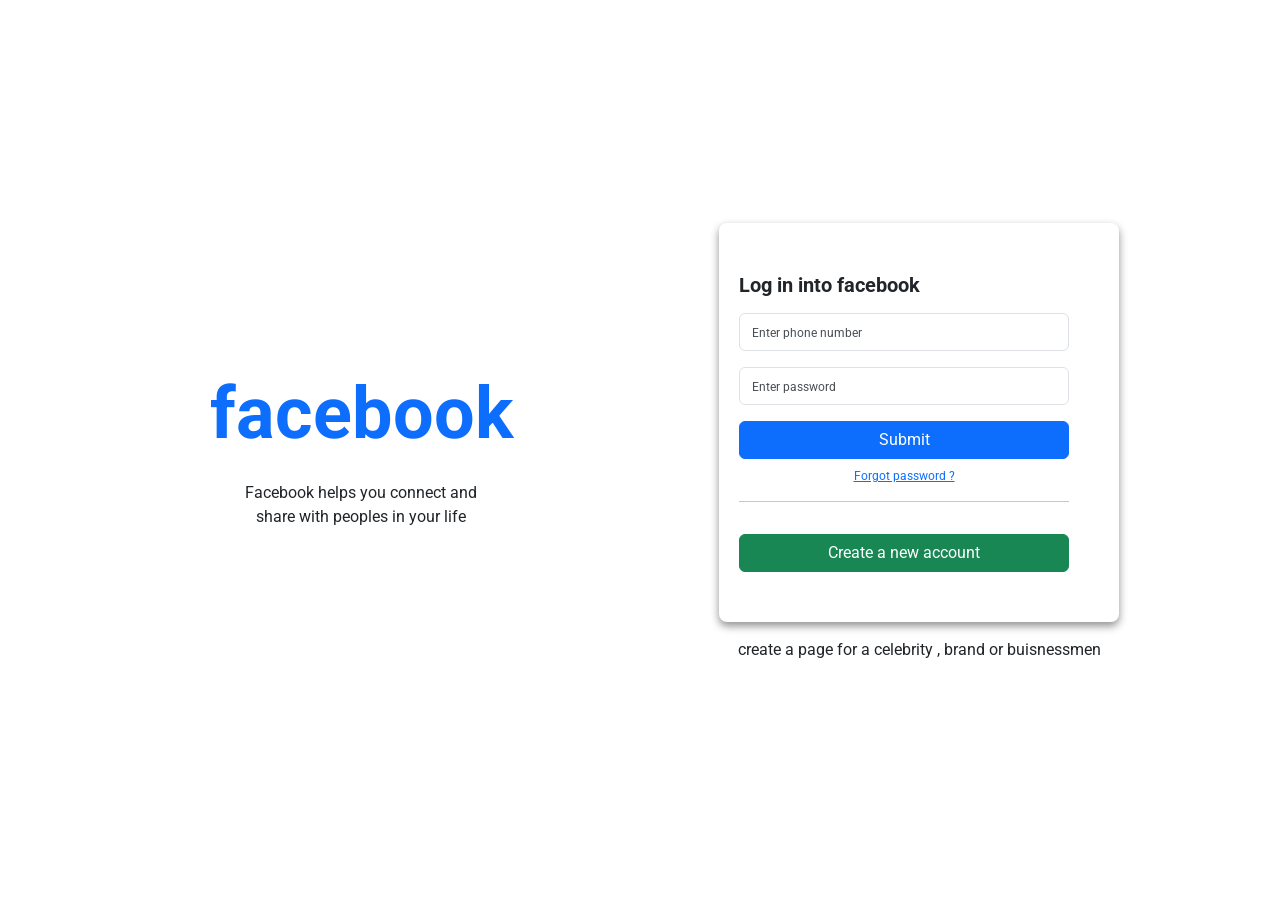
<file: facebookfront/index.html>
<!DOCTYPE html>
<html lang="en">
<head>
    <meta charset="UTF-8">
    <meta name="viewport" content="width=device-width, initial-scale=1.0">
    <title>Document</title>
    <link href="https://cdn.jsdelivr.net/npm/bootstrap@5.3.3/dist/css/bootstrap.min.css" rel="stylesheet" integrity="sha384-QWTKZyjpPEjISv5WaRU9OFeRpok6YctnYmDr5pNlyT2bRjXh0JMhjY6hW+ALEwIH" crossorigin="anonymous">
    <link href="https://fonts.googleapis.com/css2?family=Roboto:wght@400;700&display=swap" rel="stylesheet">
    <style>
        body{
            font-family: 'Roboto', sans-serif;
           
            
        }
        .form-container {
            box-shadow: 0 4px 8px rgba(0, 0, 0, 0.44);
            padding: 50px 50px 50px 20px;
            border-radius: 8px;
            width: 400px;
        }
       
       
  
        .form-control::placeholder {
            font-size: 12px;
            color: #494e52; 
        }
    </style>
</head>

<body class="d-flex align-items-center justify-content-center vh-100">
    <div class="row container align-items-center justify-content-center m-3">
        <div class="col-lg-6  bg-white align-items-center justify-content-center text-center ">
            <p class="display-2 m-0 text-primary fw-bold ">facebook</p><br>
            <p class="text-dark m-0 ">Facebook helps you connect and <br>share with peoples in your life</p>
        </div>
        
            <div class="col-lg-6  d-flex  flex-column align-items-center justify-content-center">
                <div class="form-container bg-white ">
                    <form>
                        <p class="h5 fw-bold ml-1 mb-3">Log in into facebook</p>
                        <div class="mb-3">
                          
                            <input type="tel" class="form-control" id="phone" placeholder="Enter phone number">
                        </div>
                        <div class="mb-3">
                            
                            <input type="password" class="form-control" id="password" placeholder="Enter password">
                        </div>
                        <button type="submit" class="btn btn-primary w-100">Submit</button>

                        <a href=""><p class="text-primary mt-2 text-center" style="font-size: 12px;">Forgot password ?</p></a>
                        <hr>

                        <button type="submit" class="btn btn-success w-100 mt-3">Create a new account</button>
                    </form>
                    
                </div>
                <p class="mt-3">create a page for a celebrity , brand or buisnessmen</p>
            
        </div>
    </div>
</body>
</html>
</file>
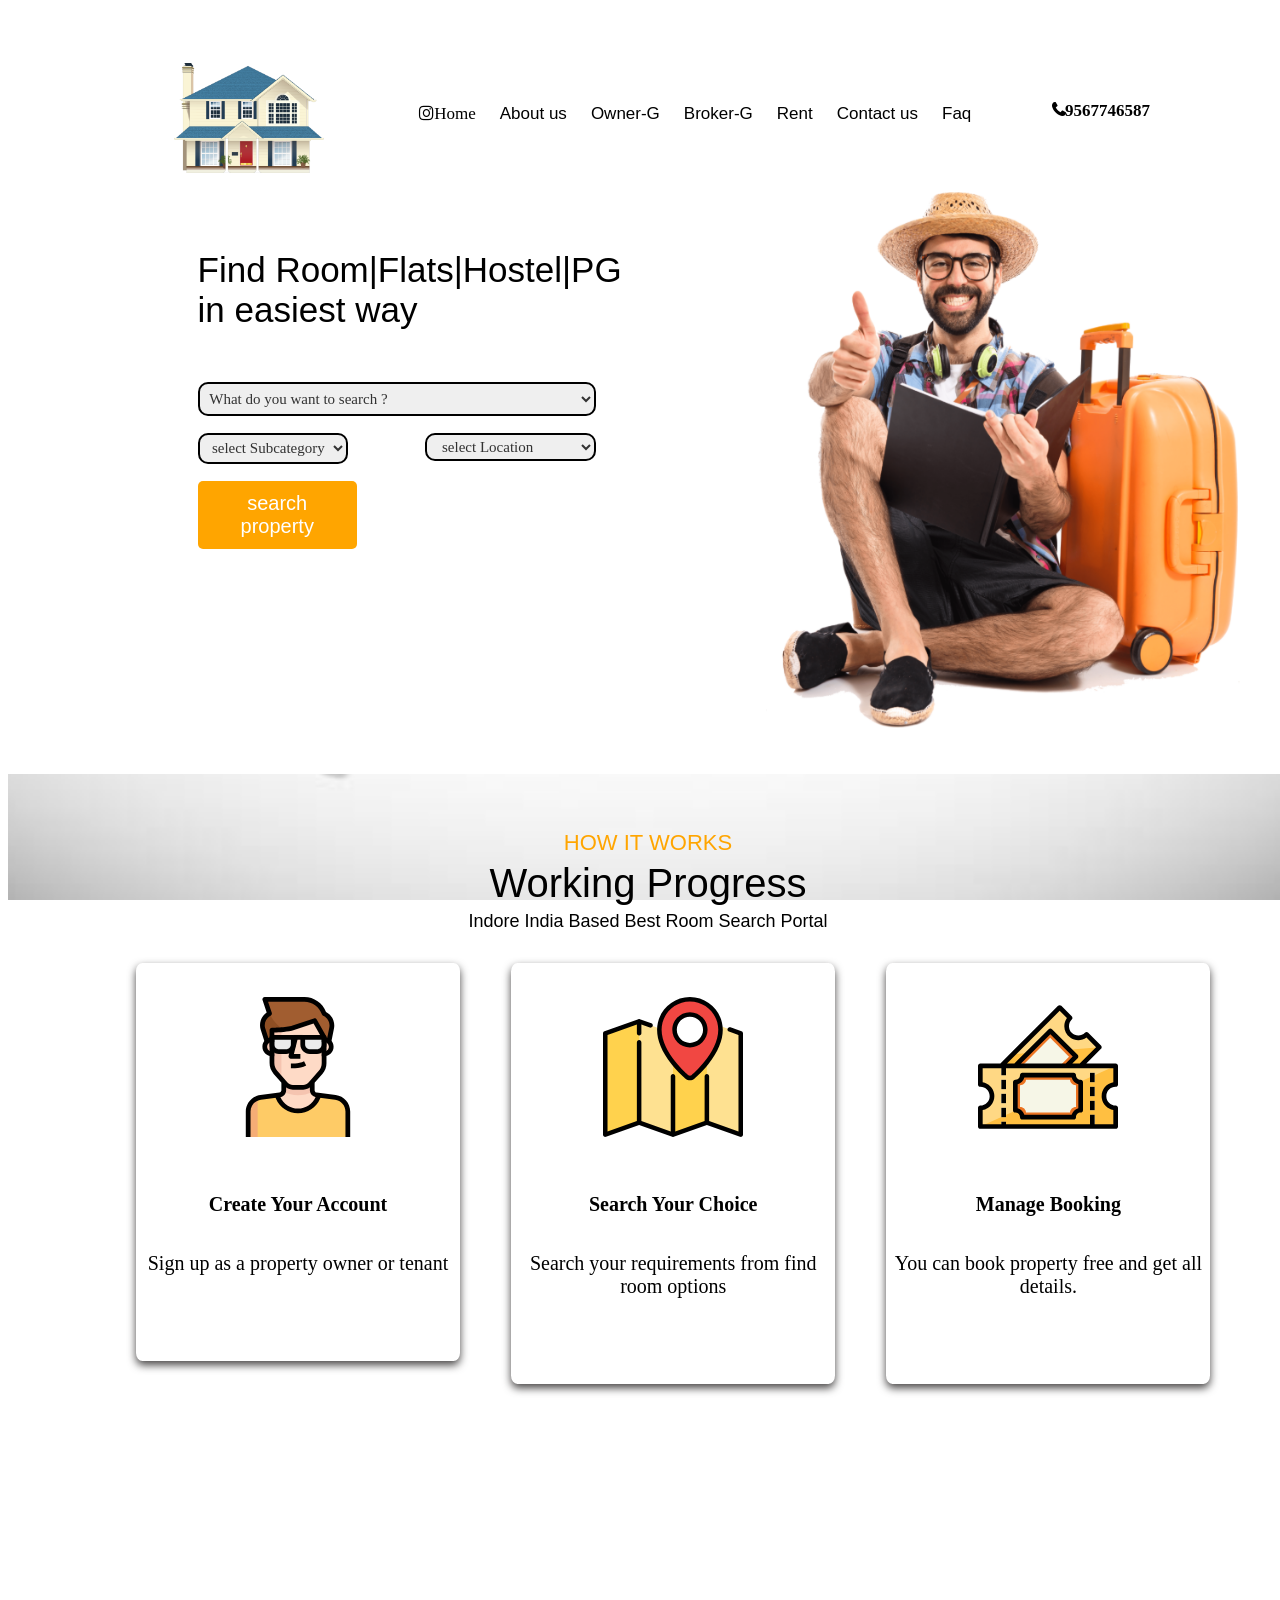
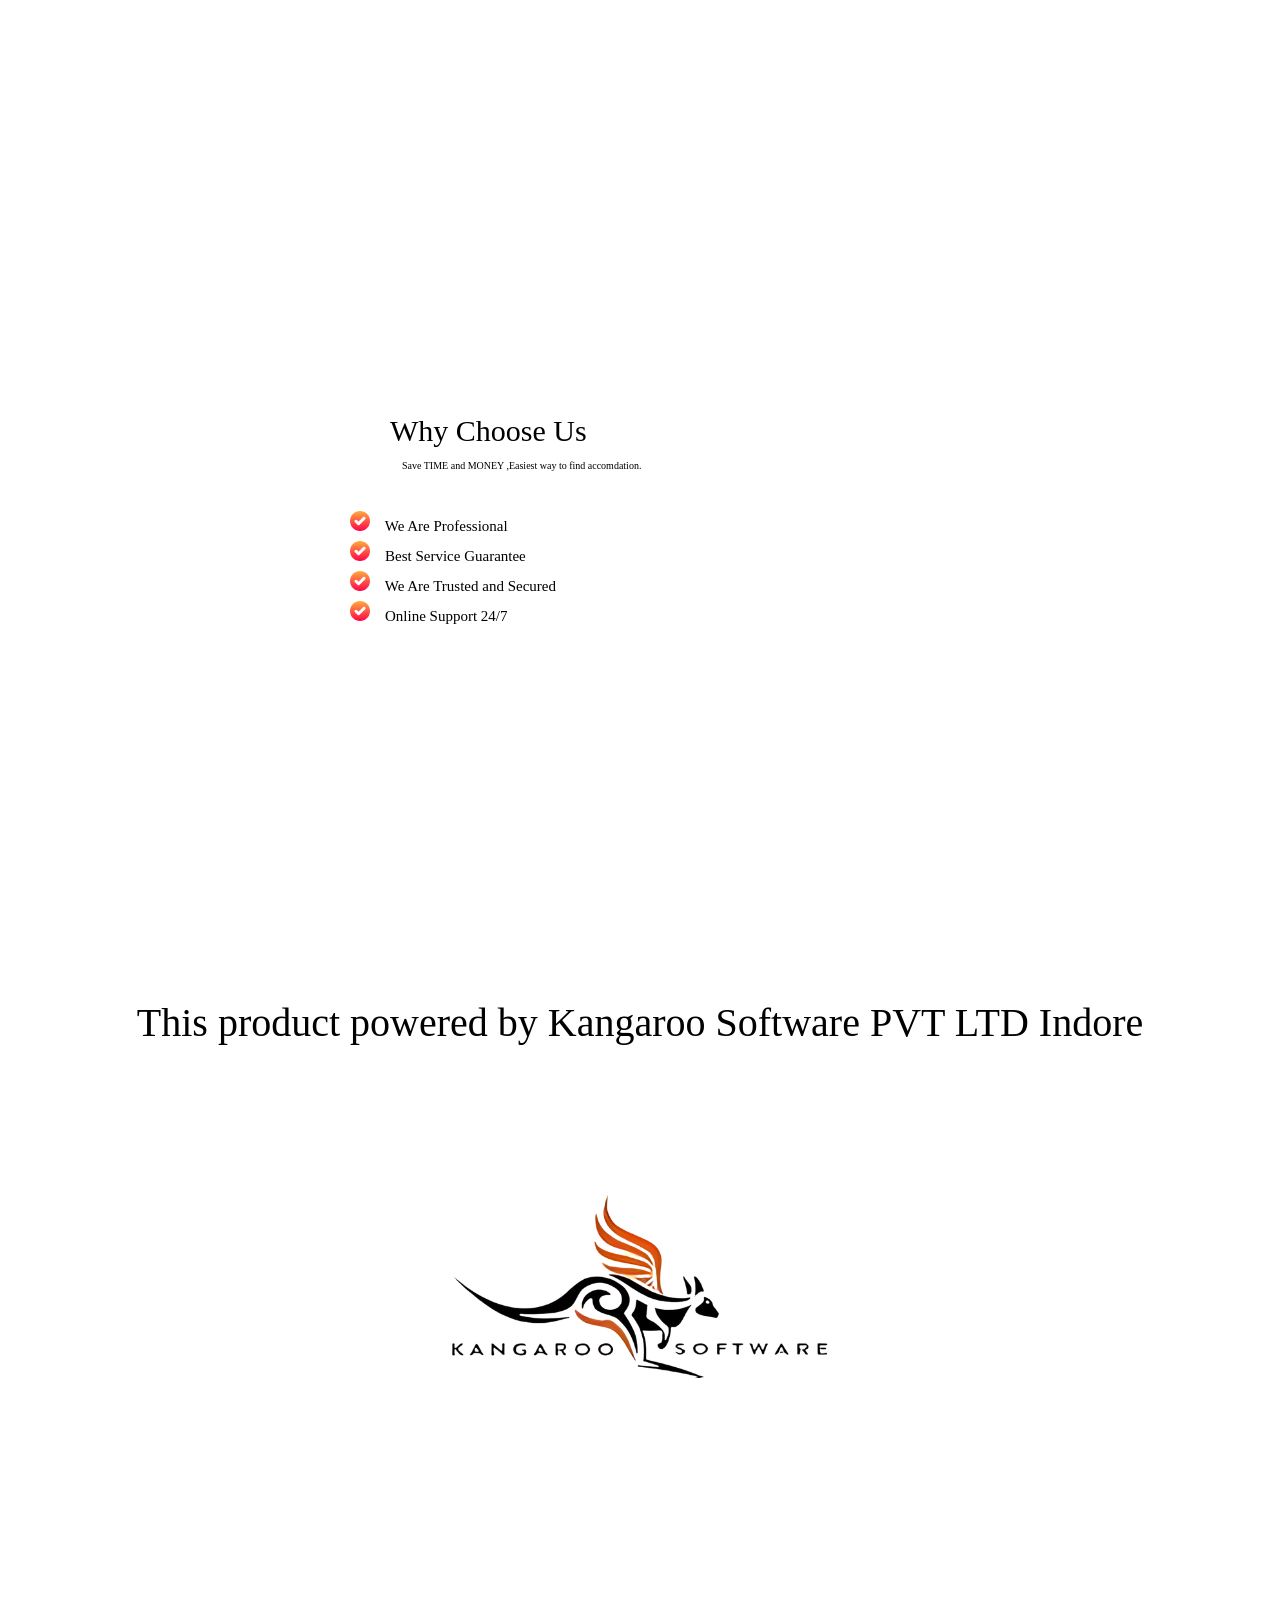
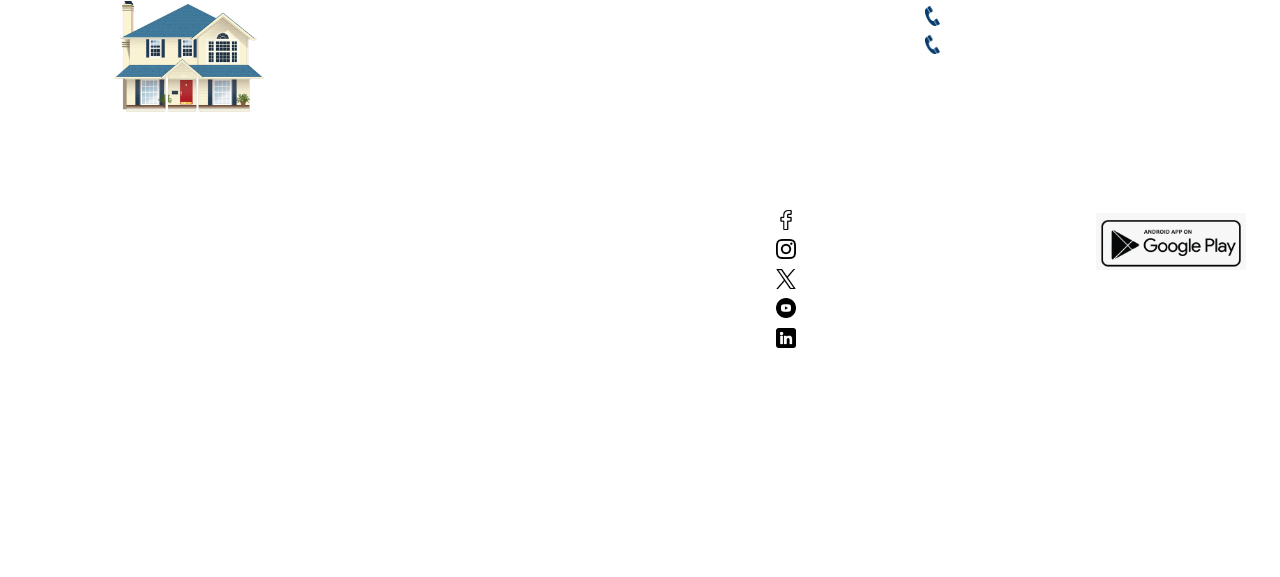
<file: css/roomrent.html>
<!DOCTYPE html>
<html lang="en">

<head>
    <meta charset="UTF-8">
    <meta name="viewport" content="width=device-width, initial-scale=1.0">
    <link rel="stylesheet" href="https://cdnjs.cloudflare.com/ajax/libs/font-awesome/4.7.0/css/font-awesome.min.css">
    <title>Rental Properties</title>

</head>
<style>
    .main2 {
        background-image: url(img/istockphoto-940404500-612x612.jpg);
        background-size: cover;
        background-repeat: no-repeat;
        background-position: center;
        background-attachment: fixed;
        height: 100vh;
        width: 100vw;

    }

    .div1 {
        padding-top: 4%;
        text-align: center;

    }

    .div1 p {
        font-family: 'Gill Sans', 'Gill Sans MT', Calibri, 'Trebuchet MS', sans-serif;
        margin: 5px;
    }

    .div2 {
        background-color: rgb(255, 255, 255);
        float: left;
        width: 25%;
        margin: 2%;
        text-align: center;
        border: 2px solid rgb(255, 255, 255);
        border-radius: 2%;
        box-shadow: 0 4px 8px 0 rgb(71, 69, 69);



    }

    .div2 img {
        width: 140px;
        padding-top: 10%;
    }

    .div2p1 {
        font-size: 20px;
        font-weight: bold;
        padding-top: 10%;
    }

    .div2p2 {
        font-size: 20px;
        padding-top: 5%;
        padding-bottom: 20%;
    }

    .main3 {
        background-image: url(img/pexels-fotoaibe-1571460.jpg);
        background-size: cover;
        background-repeat: no-repeat;
        background-position: center;
        height: 100vh;
        width: 100vw;
        display: flex;
        justify-content: center;
        align-items: center;
        text-align: center;

        background-attachment: fixed;

    }

    .main3 div {

        width: 600px;

        background-color: white;
        text-align: left;
        padding-top: 20px;
        padding-bottom: 20px;
        border: 2px solid white;
        border-radius: 10px;




    }

    .main3 div p {

        margin: 2%;
    }

    .main3 div div li {

        font-size: 15px;
        list-style-type: none;
        padding-top: 1%;

    }

    .main3 div div li img {
        width: 20px;


    }

    .main4 {
        text-align: center;
        margin: 0;

    }

    .main5 {
        background-image: url(img/home-interior-modern-dark-living-room-interior-black-empty-wall-mock-up-generative-ai-photo.jpeg);
        background-size: cover;
        background-repeat: no-repeat;
        background-position: center;
        /* height: 100vh; */
        width: 100vw;
        display: block;
        /* justify-content: space-evenly;  */
        /* align-items: center;  */
        /* text-align: center ; */

        background-attachment: fixed;
    }

    .main5 div {
        width: 100%;

        display: flex;
        justify-content: space-evenly;

        padding-top: 2%;




    }

    .main5 main {
        width: 100%;
        padding-left: 10%;
        padding-top: 3%;
        display: flex;
        justify-content: space-evenly;



    }

    .main5 main div {
        display: flex;
        flex-direction: column;
        gap: 5px;
        margin: 0;

    }

    .main5 main div p {
        font-weight: bold;
        color: white;
        font-size: 17px;
        margin: 0;

    }

    .main5 main div ul {
        list-style: none;
        padding: 0;


    }



    .main5 main div ul li {
        margin: 5px 0;
        color: white;
        text-decoration: underline;

    }
</style>

<body>

    <header style="margin: top 0px ; ">
        <div style="width: 25%; float: left;padding-right: 2%; padding-top: 55px; " align="Right">
            <img style="width: 150px;" src="img/house-1429409_1920.png" alt="log image">
        </div>
        <div style="width: 50%; float: left;padding-top: 80px;padding-bottom: 34px;">
            <ul align="center">
                <li
                    style="display: inline-block; padding-left: 20px; font-size: 17px; font-family:Verdana, Geneva, Tahoma, sans-serif;">
                    <a style="color: black; text-decoration: none; " href="http://" class="fa fa-instagram">Home</a>
                </li>
                <li
                    style="display: inline-block; padding-left: 20px; font-size: 17px; font-family:Verdana, Geneva, Tahoma, sans-serif;">
                    <a style="color: black; text-decoration: none; " href="http://">About us</a>
                </li>
                <li
                    style="display: inline-block; padding-left: 20px; font-size: 17px; font-family:Verdana, Geneva, Tahoma, sans-serif;">
                    <a style="color: black; text-decoration: none; " href="http://">Owner-G</a>
                </li>
                <li
                    style="display: inline-block; padding-left: 20px; font-size: 17px; font-family:Verdana, Geneva, Tahoma, sans-serif;">
                    <a style="color: black; text-decoration: none; " href="http://">Broker-G</a>
                </li>
                <li
                    style="display: inline-block; padding-left: 20px; font-size: 17px; font-family:Verdana, Geneva, Tahoma, sans-serif;">
                    <a style="color: black; text-decoration: none; " href="http://">Rent</a>
                </li>
                <li
                    style="display: inline-block; padding-left: 20px; font-size: 17px; font-family:Verdana, Geneva, Tahoma, sans-serif;">
                    <a style="color: black; text-decoration: none; " href="http://">Contact us</a>
                </li>
                <li
                    style="display: inline-block; padding-left: 20px; font-size: 17px; font-family:Verdana, Geneva, Tahoma, sans-serif;">
                    <a style="color: black; text-decoration: none; " href="http://">Faq</a>
                </li>

            </ul>
        </div>

        <div style="width: 15%; float: left;padding-top: 85px;padding-left: 5%; ">
            <li type="none" style="display: flex; align-items: center; ">
                <!-- <img width="20px" height=auto src="img/phone-651704_1280.png" alt=""> -->
                <p style="margin: 4%; font-size: 17px; font-weight:700;  " class="fa fa-phone">9567746587</p>
            </li>

        </div>


    </header>
    <div style="clear: both;"></div>

    <!-- Middel part -->
    <main>
        <div style="  width: 45%; float: left;padding-left: 15%; padding-top: 3%;">
            <p style="font-size: 35px; font-family:sans-serif;">Find Room|Flats|Hostel|PG<br>
                in easiest way</p>

            <div style="padding-top: 3%;">
                <label for="What do you want to search ? "></label>
                <select
                    style="width: 70%; color: rgb(50, 50, 50); font-size: 15px;padding: 1%;font-family:Verdana; border: 2px solid black; border-radius: 10px;">
                    <option value="Room">What do you want to search ? </option>
                    <option value="flat">flat</option>
                    <option value="flat">flat</option>
                    <option value="flat">flat</option>

                </select>
            </div>

            <div style="padding-top: 3%;">
                <div style=" float: left; width: 40%;">
                    <label for="select Subcategory"></label>
                    <select
                        style=" color: rgb(50, 50, 50); font-size: 15px;padding: 2%;font-family:Verdana; border: 2px solid black; border-radius: 10px;">
                        <option value="Room">&nbsp;select Subcategory</option>
                        <option value="flat">flat</option>
                        <option value="flat">flat</option>
                        <option value="flat">flat</option>

                    </select>
                </div>
                <div style=" float: right; width: 60%; ">
                    <label for="select Subcategory"></label>
                    <select
                        style=" width: 50%;color: rgb(50, 50, 50); font-size: 15px;padding: 1%;font-family:Verdana; border: 2px solid black; border-radius: 10px;">
                        <option value="Room">&nbsp;&nbsp;select Location</option>
                        <option value="flat">flat</option>
                        <option value="flat">flat</option>
                        <option value="flat">flat</option>

                    </select>
                </div>
            </div>
            <div style="clear: both;"></div>

            <button
                style=" margin-top: 3%; padding: 2%; font-size: 20px; color: white;  background-color: orange;border: none; border-radius: 5px; width: 28%;">
                search property</button>


        </div>
        <div style=" width: 40%;float: right;">
            <img style="width: 500px;" src="img/Screenshot 2024-12-18 163545.png" alt="">
        </div>

        <div style="clear: both;"></div>
    </main>
    <main class="main2">
        <div class="div1">
            <p style="color: orange; font-size: 22px;">HOW IT WORKS</p>
            <p style="color: rgb(0, 0, 0); font-size: 40px;">Working Progress</p>
            <p style="color: rgb(0, 0, 0); font-size: 18px;">Indore India Based Best Room Search Portal</p>
        </div>

        <div class="div2" style="margin-left: 10%;">
            <img src="img/1.svg" alt="">
            <p class="div2p1">Create Your Account</p>
            <p class="div2p2">Sign up as a property owner or tenant </p>
        </div>
        <div class="div2">
            <img src="img/2.svg" alt="">
            <p class="div2p1">Search Your Choice</p>
            <p class="div2p2">Search your requirements from find room options</p>
        </div>
        <div class="div2">
            <img src="img/3.svg" alt="">
            <p class="div2p1">Manage Booking</p>
            <p class="div2p2">You can book property free and get all details.</p>
        </div>
    </main>

    <main class="main3">

        <div>
            <p style="font-size: 30px; padding-left: 5%;">Why Choose Us</p>
            <p style="font-size: 10px; padding-left: 7%;">Save TIME and MONEY ,Easiest way to find accomdation.</p>

            <div>
                <li>
                    <img src="img/check.png" alt=""> &nbsp;&nbsp; We Are Professional
                </li>
                <li>
                    <img src="img/check.png" alt=""> &nbsp;&nbsp; Best Service Guarantee
                </li>
                <li>
                    <img src="img/check.png" alt=""> &nbsp;&nbsp; We Are Trusted and Secured
                </li>
                <li>
                    <img src="img/check.png" alt=""> &nbsp;&nbsp; Online Support 24/7
                </li>
            </div>


        </div>

    </main>

    <main class="main4">
        <p style=" margin-top: 2%;margin-bottom: 0; font-size: 40px; font-family: 'Times New Roman', Times, serif;">This
            product powered by Kangaroo Software PVT LTD Indore</p>

        <img style="width: 500px;" src="img/logo.png" alt="">
    </main>

    <main class="main5">
        <div>
            <div>
                <img style="width: 150px;" src="img/house-1429409_1920.png" alt="log image">
            </div>
            <div>
                <p style="color: white;margin: 0; font-size: 20px; padding-left: 25%;"> Book your accommodation, without
                    any <br> brokerage amount !!! </p>
            </div>
            <div style=" display: block; padding-left: 15%; ">
                <li type="none" style="display: flex; align-items: center; "> <img width="15px" height=auto
                        src="img/phone-651704_1280.png" alt="">
                    <p style="margin: 1.5%; color: white;">info@example.com</p>
                </li>
                <li type="none" style="display: flex; align-items: center; color: white;"> <img width="15px" height=auto
                        src="img/phone-651704_1280.png" alt="">
                    <p style="margin: 1.5%;">0731-4994662, +919630623876</p>
                </li>

            </div>

        </div>

        <main>
            <div>
                <p>Find</p>
                <ul>
                    <li>Appartments</li>
                    <li>Rooms</li>
                    <li>Hostels</li>
                    <li>House</li>
                    <li>PG</li>
                </ul>


            </div>
            <div>
                <p>Quick links</p>
                <ul>
                    <li>Faq</li>
                    <li>About us</li>
                    <li>Contact us</li>
                    <li>Terms And Conditions</li>

                </ul>
            </div>
            <div>

                <p>Social links</p>
                <img width="20px" src="img/facebook.png" alt="">
                <img width="20px" src="img/instagram.png" alt="">
                <img width="20px" src="img/twitter.png" alt="">
                <img width="20px" src="img/youtube.png" alt="">
                <img width="20px" src="img/linkedin.png" alt="">
            </div>
            <div style="padding-bottom: 6%;">
                <p>Download app</p>
                <img width="150px" src="img/gp.png" alt="">
            </div>
        </main>
        <div>
            <p style="font-size: 20px; padding-top: 10%;color: white;">© 2021-24 All rights reserved by EroomRent
                developed by
                Kangaroo Software PVT LTD.</p>
        </div>

    </main>






</body>

</html>
</file>
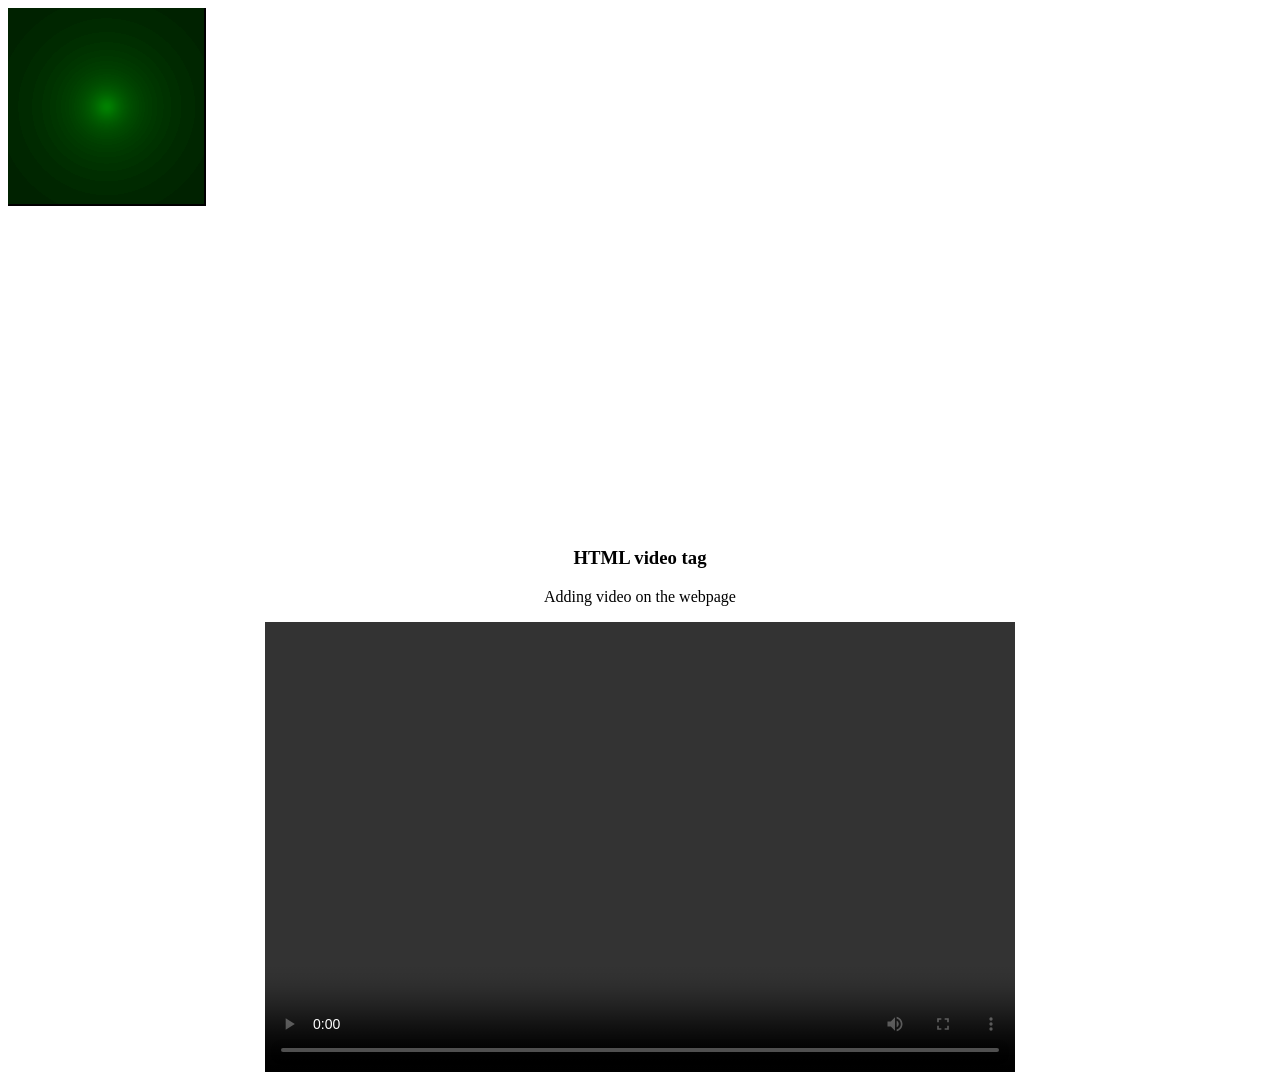
<file: html/html_media.html>
<!DOCTYPE html>
<html lang="en">
<head>
    <meta charset="UTF-8">
    <meta name="viewport" content="width=device-width, initial-scale=1.0">
    <title>Document</title>
</head>
<body>
    
    <center>
        <svg viewBox="0 0 1280 200" 
             xmlns="http://www.w3.org/2000/svg"> 
  
             <filter id="geek1" x="0" y="0" 
                width="100%" height="100%"> 
                <feDiffuseLighting in="SourceGraphic" 
                  lighting-color="green"> 
                  <fePointLight x="100" y="100" z="10"/> 
                </feDiffuseLighting> 
              </filter> 
  
              <rect width="200" height="200" 
                    style="filter: url(#geek1);"/> 
          </svg> 
        <iframe width="560" height="315" src="https://www.youtube.com/embed/TuUVVKVdZm4?si=M2hHw8azPF7UhYou" title="YouTube video player" frameborder="0" allow="accelerometer; autoplay; clipboard-write; encrypted-media; gyroscope; picture-in-picture; web-share" referrerpolicy="strict-origin-when-cross-origin" allowfullscreen></iframe>
       <h3>HTML video tag</h3>
        <p>Adding video on the webpage
        <p>
          <video width="750" height="450" 
          controls preload="auto">
            <source src="common/1.mp4" 
                    type="video/mp4">
          </video>
      </center>
</body>
</html>
</file>
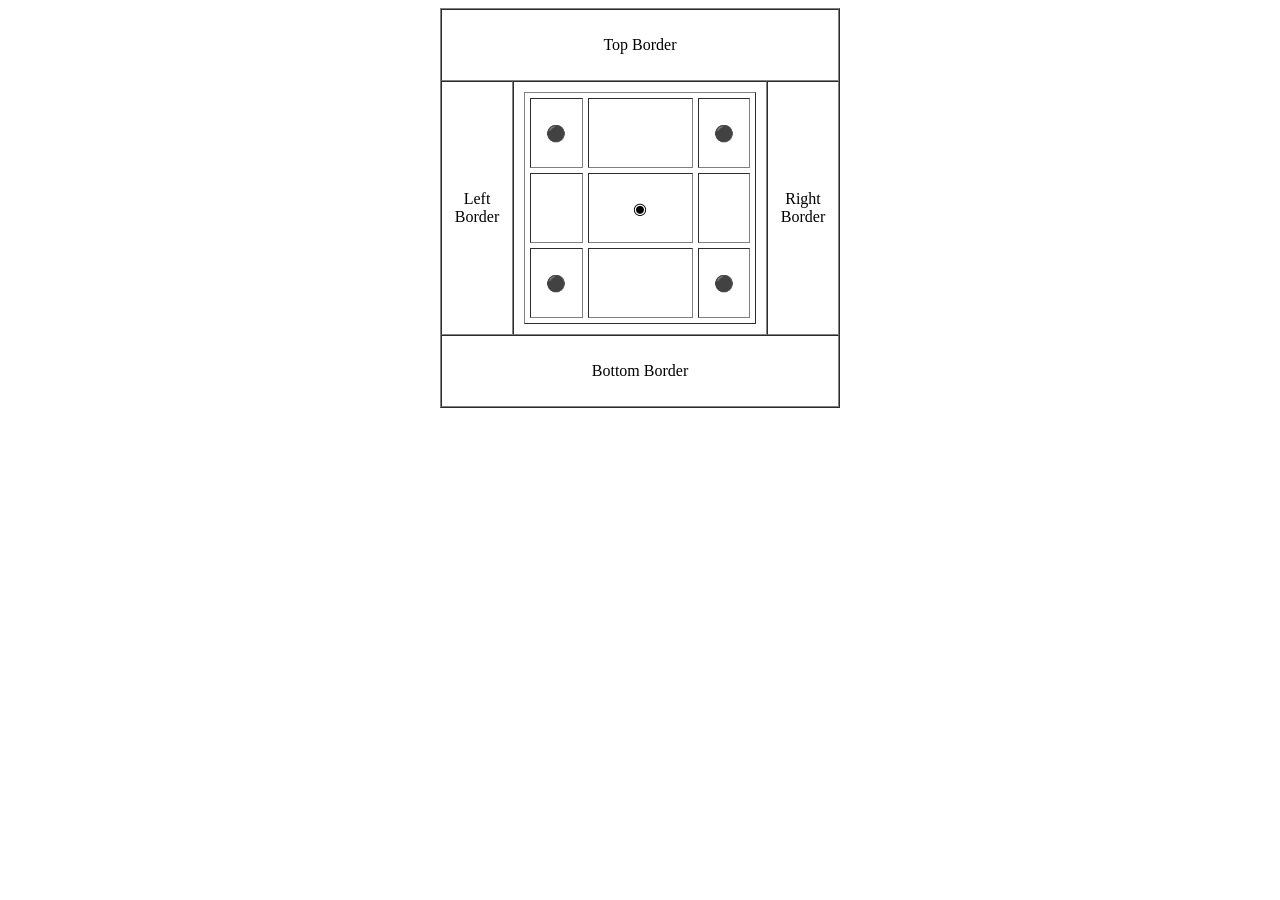
<file: html/carrom/carrom.html>
<!DOCTYPE html>
<html>
<head>
    <title>Carrom Board</title>
</head>
<body>
    <table border="1" cellspacing="0" cellpadding="10" align="center" width="400" height="400">
        <!-- Outer Border -->
        <tr>
            <td colspan="3" align="center" height="50">Top Border</td>
        </tr>
        <tr>
            <!-- Left Border -->
            <td align="center" width="50">Left Border</td>
            <!-- Inner Board -->
            <td align="center">
                <table border="1" cellspacing="5" cellpadding="10" width="100%" height="100%">
                    <tr>
                        <td align="center" width="25%">⚫</td>
                        <td></td>
                        <td align="center" width="25%">⚫</td>
                    </tr>
                    <tr>
                        <td></td>
                        <td align="center">◉</td>
                        <td></td>
                    </tr>
                    <tr>
                        <td align="center">⚫</td>
                        <td></td>
                        <td align="center">⚫</td>
                    </tr>
                </table>
            </td>
            <!-- Right Border -->
            <td align="center" width="50">Right Border</td>
        </tr>
        <tr>
            <td colspan="3" align="center" height="50">Bottom Border</td>
        </tr>
    </table>
</body>
</html>
</file>
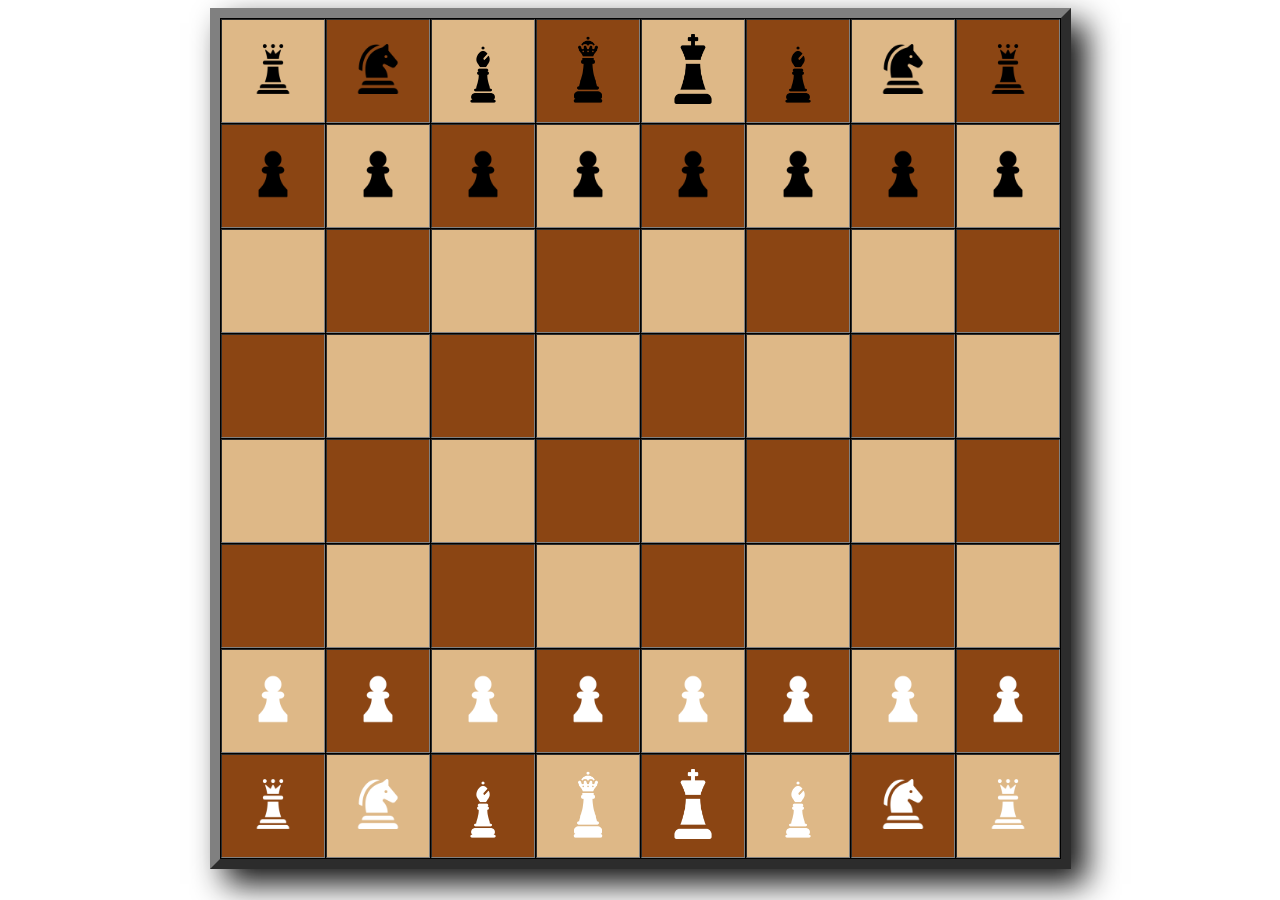
<file: html/chessbord/chessboard.html>
<!-- <!DOCTYPE html>
<html lang="en">

<head>
    <meta charset="UTF-8">
    <meta name="viewport" content="width=device-width, initial-scale=1.0">
    <title>Table tag</title>
</head>

<body>
    <table border="3" width="600" height="300">
        <tr>
            <td rowspan="4">S no.</td>
        </tr>
        <tr>
            <th colspan="4">Name</th>
        </tr>
        <tr>
            <td>yuvraj</td>
            <td>yuvraj</td>
            <td>yuvraj</td>
        </tr>
        <tr>
            <th colspan="4">data</th>
        </tr>
    </table>
</body>

</html> -->






<!DOCTYPE html>
<html lang="en">
<head>
    <meta charset="UTF-8">
    <meta name="viewport" content="width=device-width, initial-scale=1.0">
    <title>chessboard</title>
</head>
<body>
    <table align="center" border="10" cellspacing="1"  bgcolor="black" width:500px;  style="box-shadow: 15px 15px 30px rgba(0, 0, 0, 0.937); ">
        <tr>
            <td style="background-color:#DEB887; text-align:center; vertical-align:middle; width:100px; height: 100px;">
                <img src="images/chess-piece.png" alt="Image" style="width:50px; height:50px;">
            </td>
            <td style="background-color:#8B4513;text-align:center; vertical-align:middle; width:100px; height: 100px;">
                <img src="images/knight.png" alt="Image" style="width:50px; height:50px;">
            </td>
            <td style="background-color:#DEB887;text-align:center; vertical-align:middle; width:100px; height: 100px;">
                <img src="images/bishop.png" alt="Image" style="width:70px; height:70px;">
            </td>
            <td style="background-color:#8B4513;text-align:center; vertical-align:middle; width:100px; height: 100px;">
                <img src="images/queen.png" alt="Image" style="width:70px; height:70px;">
            </td>
            <td style="background-color:#DEB887;text-align:center; vertical-align:middle; width:100px; height: 100px;">
                <img src="images/king.png" alt="Image" style="width:70px; height:70px;">
            </td>
            <td style="background-color:#8B4513;text-align:center; vertical-align:middle; width:100px; height: 100px;">
                <img src="images/bishop.png" alt="Image" style="width:70px; height:70px;">
            </td>
            <td style="background-color:#DEB887;text-align:center; vertical-align:middle; width:100px; height: 100px;">
                <img src="images/knight.png" alt="Image" style="width:50px; height:50px;">
            </td>
            <td style="background-color:#8B4513;text-align:center; vertical-align:middle; width:100px; height:100px;">
                <img src="images/chess-piece.png" alt="Image" style="width:50px; height:50px;">
            </td>
            
            
        </tr>
        <tr>
            
            
            <td style="background-color:#8B4513;text-align:center; vertical-align:middle; width:100px; height:100px;">
                <img src="images/pawn.png" alt="Image" style="width:50px; height:50px;">
            </td>
            <td style="background-color:#DEB887;text-align:center; vertical-align:middle; width:100px; height:100px;">
                <img src="images/pawn.png" alt="Image" style="width:50px; height:50px;">
            </td>
            <td style="background-color:#8B4513;text-align:center; vertical-align:middle; width:100px; height:100px;">
                <img src="images/pawn.png" alt="Image" style="width:50px; height:50px;">
            </td>
            <td style="background-color:#DEB887;text-align:center; vertical-align:middle; width:100px; height:100px;">
                <img src="images/pawn.png" alt="Image" style="width:50px; height:50px;">
            </td>
            <td style="background-color:#8B4513;text-align:center; vertical-align:middle; width:100px; height:100px;">
                <img src="images/pawn.png" alt="Image" style="width:50px; height:50px;">
            </td>
            <td style="background-color:#DEB887;text-align:center; vertical-align:middle; width:100px; height:100px;">
                <img src="images/pawn.png" alt="Image" style="width:50px; height:50px;">
            </td>
            <td style="background-color:#8B4513;text-align:center; vertical-align:middle; width:100px; height:100px;">
                <img src="images/pawn.png" alt="Image" style="width:50px; height:50px;">
            </td>
            <td style="background-color:#DEB887;text-align:center; vertical-align:middle; width:100px; height:100px;">
                <img src="images/pawn.png" alt="Image" style="width:50px; height:50px;">
            </td>
        </tr>
        <tr>
            <td style="background-color:#DEB887;text-align:center; vertical-align:middle; width:100px; height:100px;"></td>
            <td style="background-color:#8B4513;text-align:center; vertical-align:middle; width:100px; height:100px;"></td>
            <td style="background-color:#DEB887;text-align:center; vertical-align:middle; width:100px; height:100px;"></td>
            <td style="background-color:#8B4513;text-align:center; vertical-align:middle; width:100px; height:100px;"></td>
            <td style="background-color:#DEB887;text-align:center; vertical-align:middle; width:100px; height:100px;"></td>
            <td style="background-color:#8B4513;text-align:center; vertical-align:middle; width:100px; height:100px;"></td>
            <td style="background-color:#DEB887;text-align:center; vertical-align:middle; width:100px; height:100px;"></td>
            <td style="background-color:#8B4513;text-align:center; vertical-align:middle; width:100px; height:100px;"></td>
        </tr>
        <tr>
            <td style="background-color:#8B4513;text-align:center; vertical-align:middle; width:100px; height:100px;"></td>
            <td style="background-color:#DEB887;text-align:center; vertical-align:middle; width:100px; height:100px;"></td>
            <td style="background-color:#8B4513;text-align:center; vertical-align:middle; width:100px; height:100px;"></td>
            <td style="background-color:#DEB887;text-align:center; vertical-align:middle; width:100px; height:100px;"></td>
            <td style="background-color:#8B4513;text-align:center; vertical-align:middle; width:100px; height:100px;"></td>
            <td style="background-color:#DEB887;text-align:center; vertical-align:middle; width:100px; height:100px;"></td>
            <td style="background-color:#8B4513;text-align:center; vertical-align:middle; width:100px; height:100px;"></td>
            <td style="background-color:#DEB887;text-align:center; vertical-align:middle; width:100px; height:100px;"></td>
        </tr>
        <tr>
            <td style="background-color:#DEB887;text-align:center; vertical-align:middle; width:100px; height:100px;"></td>
            <td style="background-color:#8B4513;text-align:center; vertical-align:middle; width:100px; height:100px;"></td>
            <td style="background-color:#DEB887;text-align:center; vertical-align:middle; width:100px; height:100px;"></td>
            <td style="background-color:#8B4513;text-align:center; vertical-align:middle; width:100px; height:100px;"></td>
            <td style="background-color:#DEB887;text-align:center; vertical-align:middle; width:100px; height:100px;"></td>
            <td style="background-color:#8B4513;text-align:center; vertical-align:middle; width:100px; height:100px;"></td>
            <td style="background-color:#DEB887;text-align:center; vertical-align:middle; width:100px; height:100px;"></td>
            <td style="background-color:#8B4513;text-align:center; vertical-align:middle; width:100px; height:100px;"></td>
        </tr>
        <tr>
            <td style="background-color:#8B4513;text-align:center; vertical-align:middle; width:100px; height:100px;"></td>
            <td style="background-color:#DEB887;text-align:center; vertical-align:middle; width:100px; height:100px;"></td>
            <td style="background-color:#8B4513;text-align:center; vertical-align:middle; width:100px; height:100px;"></td>
            <td style="background-color:#DEB887;text-align:center; vertical-align:middle; width:100px; height:100px;"></td>
            <td style="background-color:#8B4513;text-align:center; vertical-align:middle; width:100px; height:100px;"></td>
            <td style="background-color:#DEB887;text-align:center; vertical-align:middle; width:100px; height:100px;"></td>
            <td style="background-color:#8B4513;text-align:center; vertical-align:middle; width:100px; height:100px;"></td>
            <td style="background-color:#DEB887;text-align:center; vertical-align:middle; width:100px; height:100px;"></td>
        </tr>
        <tr>
            
            
           
            <td style="background-color:#DEB887;text-align:center; vertical-align:middle; width:100px; height:100px;">
                <img src="images/pawn (2).png" alt="Image" style="width:50px; height:50px;">
            </td>
            <td style="background-color:#8B4513;text-align:center; vertical-align:middle; width:100px; height:100px;">
                <img src="images/pawn (2).png" alt="Image" style="width:50px; height:50px;">
            </td>
            <td style="background-color:#DEB887;text-align:center; vertical-align:middle; width:100px; height:100px;">
                <img src="images/pawn (2).png" alt="Image" style="width:50px; height:50px;">
            </td>
            <td style="background-color:#8B4513;text-align:center; vertical-align:middle; width:100px; height:100px;">
                <img src="images/pawn (2).png" alt="Image" style="width:50px; height:50px;">
            </td>
            <td style="background-color:#DEB887;text-align:center; vertical-align:middle; width:100px; height:100px;">
                <img src="images/pawn (2).png" alt="Image" style="width:50px; height:50px;">
            </td>
            <td style="background-color:#8B4513;text-align:center; vertical-align:middle; width:100px; height:100px;">
                <img src="images/pawn (2).png" alt="Image" style="width:50px; height:50px;">
            </td>
            <td style="background-color:#DEB887;text-align:center; vertical-align:middle; width:100px; height:100px;">
                <img src="images/pawn (2).png" alt="Image" style="width:50px; height:50px;">
            </td>
            <td style="background-color:#8B4513;text-align:center; vertical-align:middle; width:100px; height:100px;">
                <img src="images/pawn (2).png" alt="Image" style="width:50px; height:50px;">
            </td>
        </tr>
        <tr>
            <td style="background-color:#8B4513;text-align:center; vertical-align:middle; width:100px; height:100px;">
                <img src="images/chess-piece (2).png" alt="Image" style="width:50px; height:50px;">
            </td>
            <td style="background-color:#DEB887;text-align:center; vertical-align:middle; width:100px; height:100px;">
                <img src="images/knight (1).png" alt="Image" style="width:50px; height:50px;">
            </td>
            <td style="background-color:#8B4513;text-align:center; vertical-align:middle; width:100px; height:100px;">
                <img src="images/bishop (1).png" alt="Image" style="width:70px; height:70px;">
            </td>
            <td style="background-color:#DEB887;text-align:center; vertical-align:middle; width:100px; height:100px;">
                <img src="images/queen (1).png" alt="Image" style="width:70px; height:70px;">
            </td>
            <td style="background-color:#8B4513;text-align:center; vertical-align:middle; width:100px; height:100px;">
                <img src="images/king (1).png" alt="Image" style="width:70px; height:70px;">
            </td>
            <td style="background-color:#DEB887;text-align:center; vertical-align:middle; width:100px; height:100px;">
                <img src="images/bishop (1).png" alt="Image" style="width:70px; height:70px;">
            </td>
            <td style="background-color:#8B4513;text-align:center; vertical-align:middle; width:100px; height:100px;">
                <img src="images/knight (1).png" alt="Image" style="width:50px; height:50px;">
            </td>
            <td style="background-color:#DEB887; text-align:center; vertical-align:middle; width:100px; height:100px;">
                <img src="images/chess-piece (2).png" alt="Image" style="width:50px; height:50px;">
            </td>
        </tr>
    </table>
</body>
</html>
</file>
